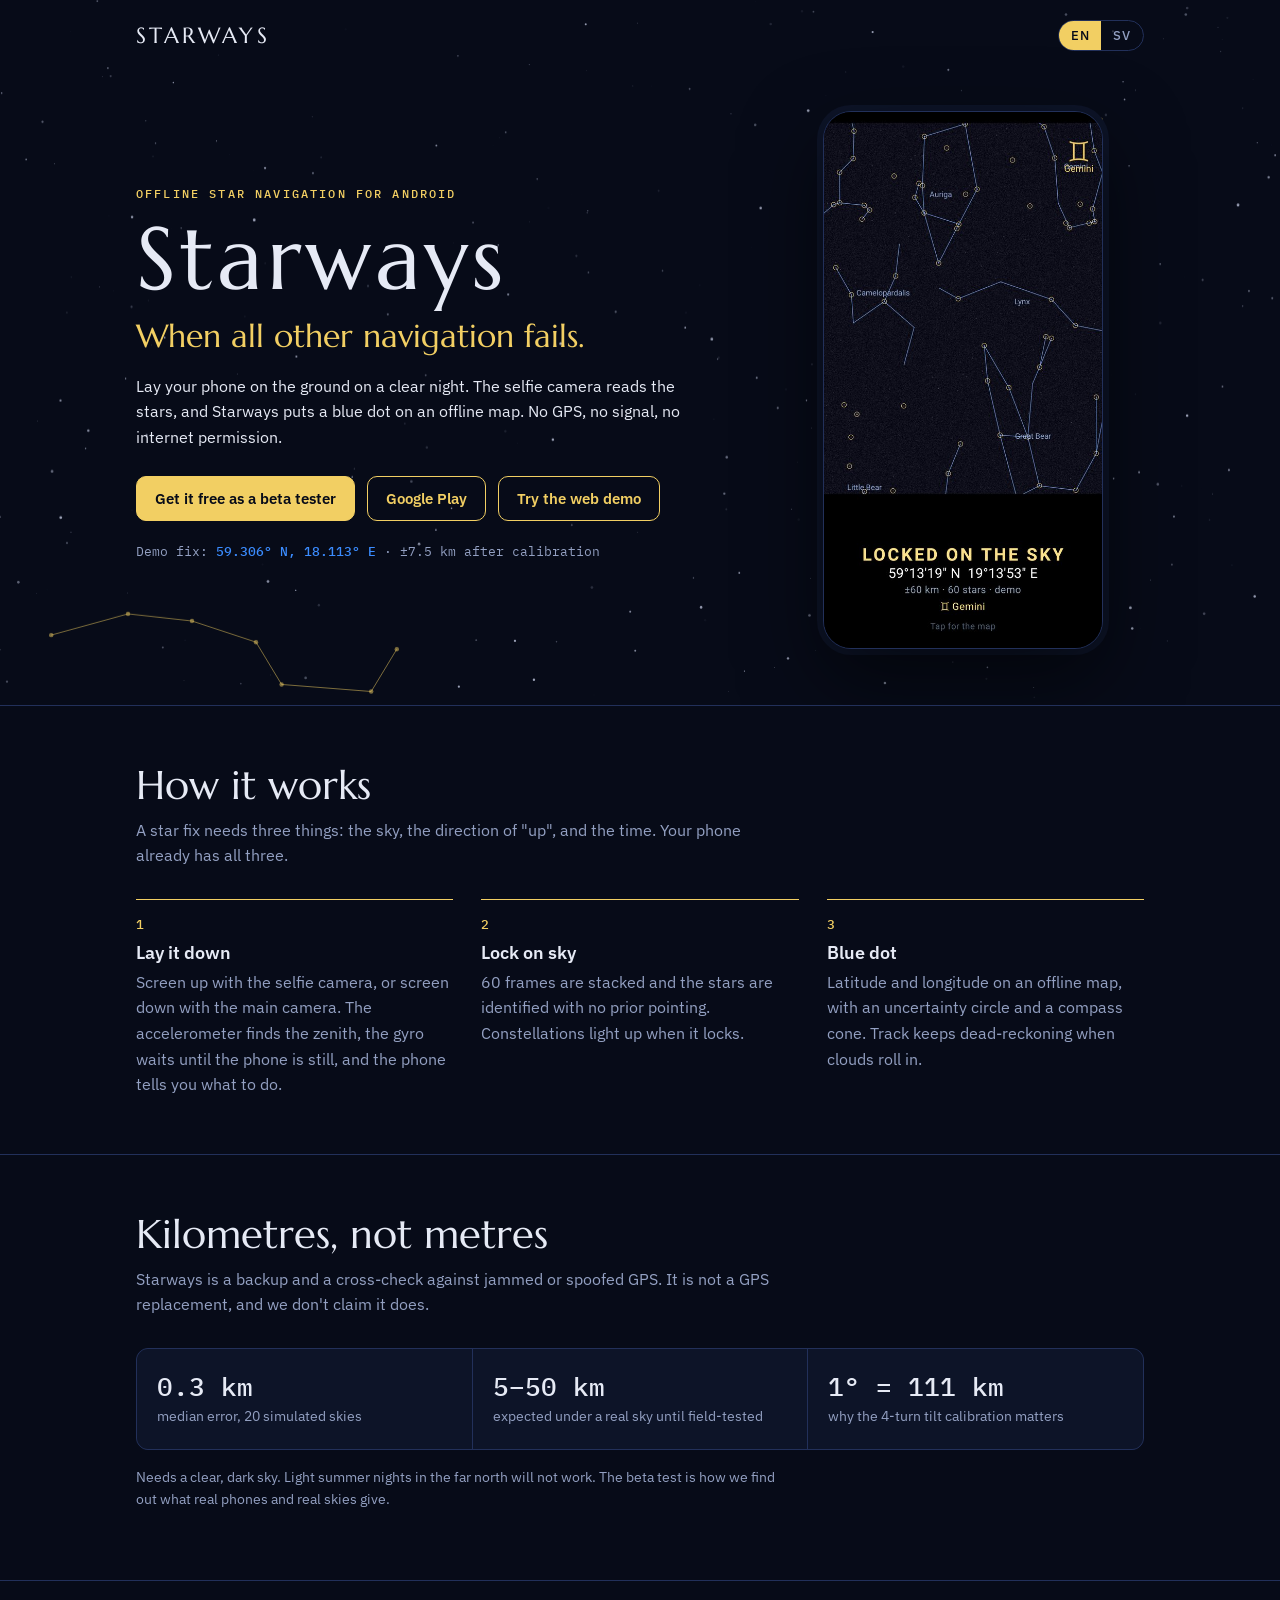
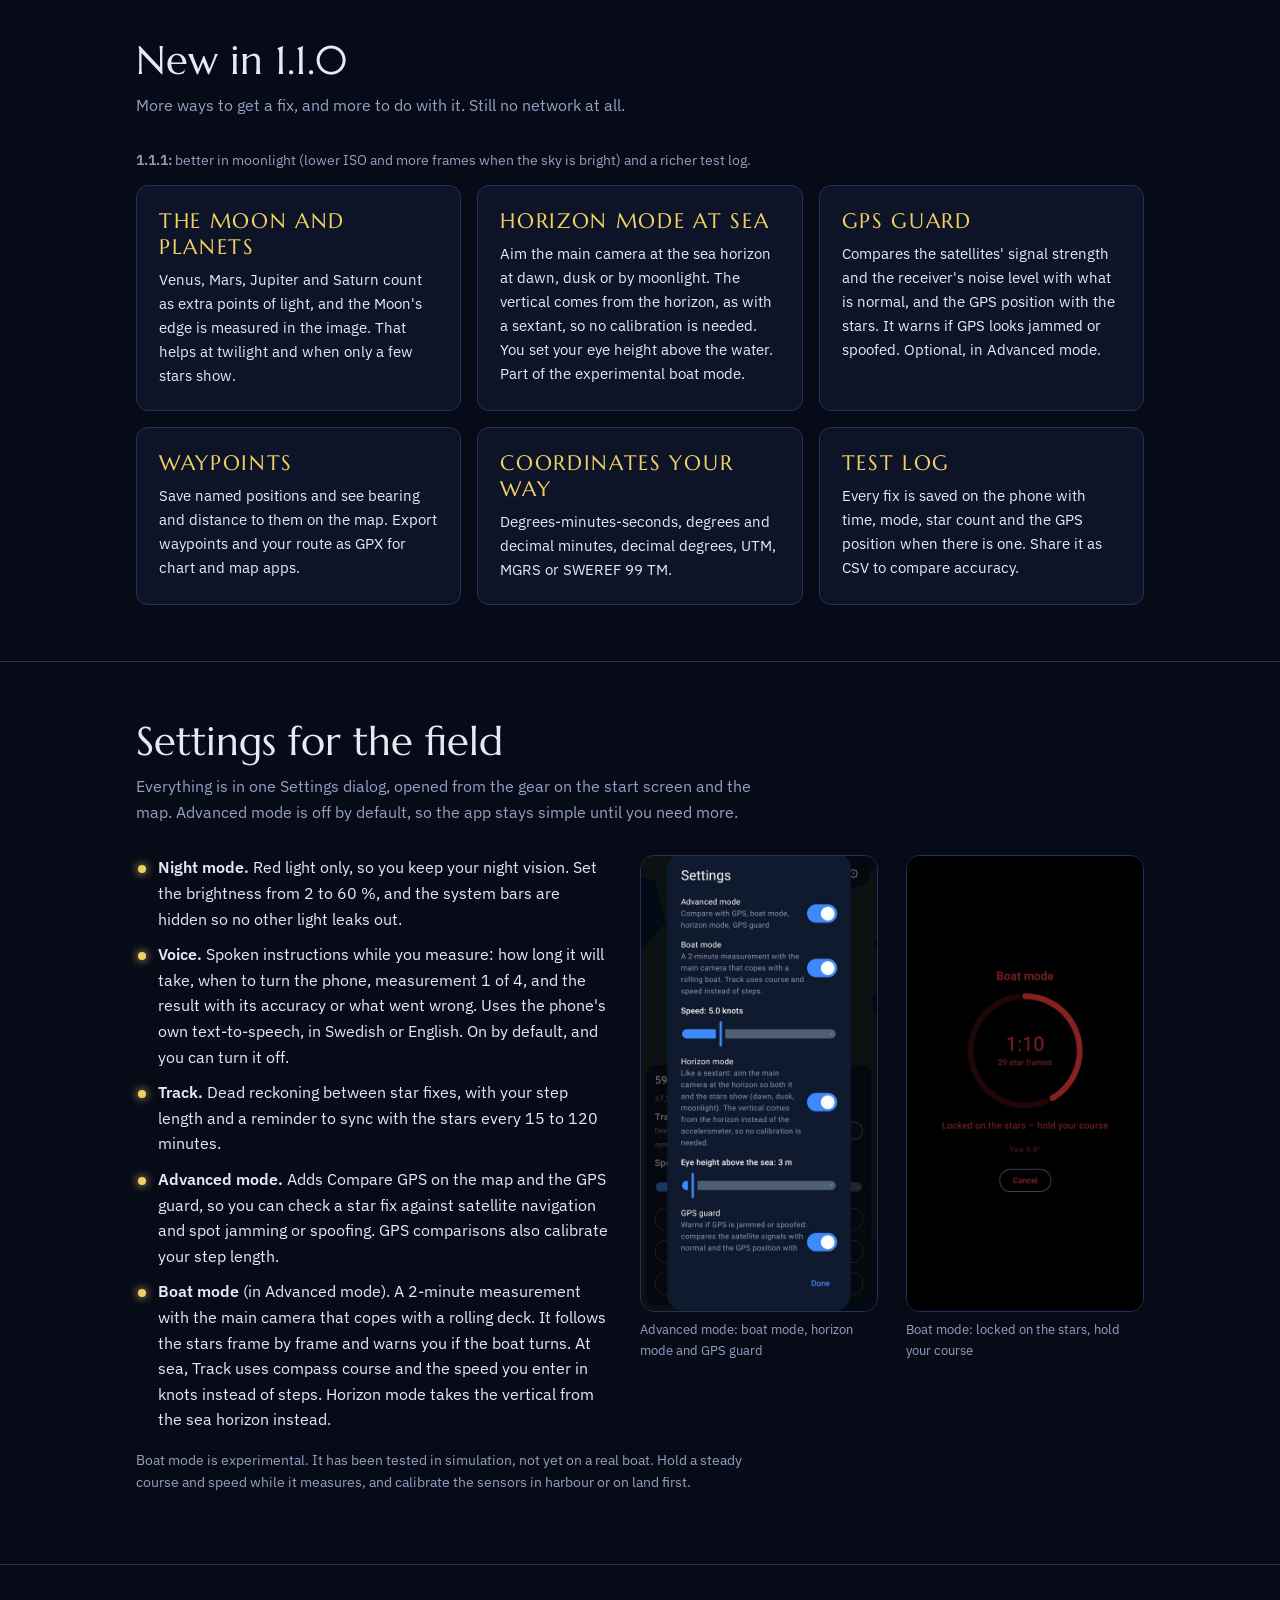
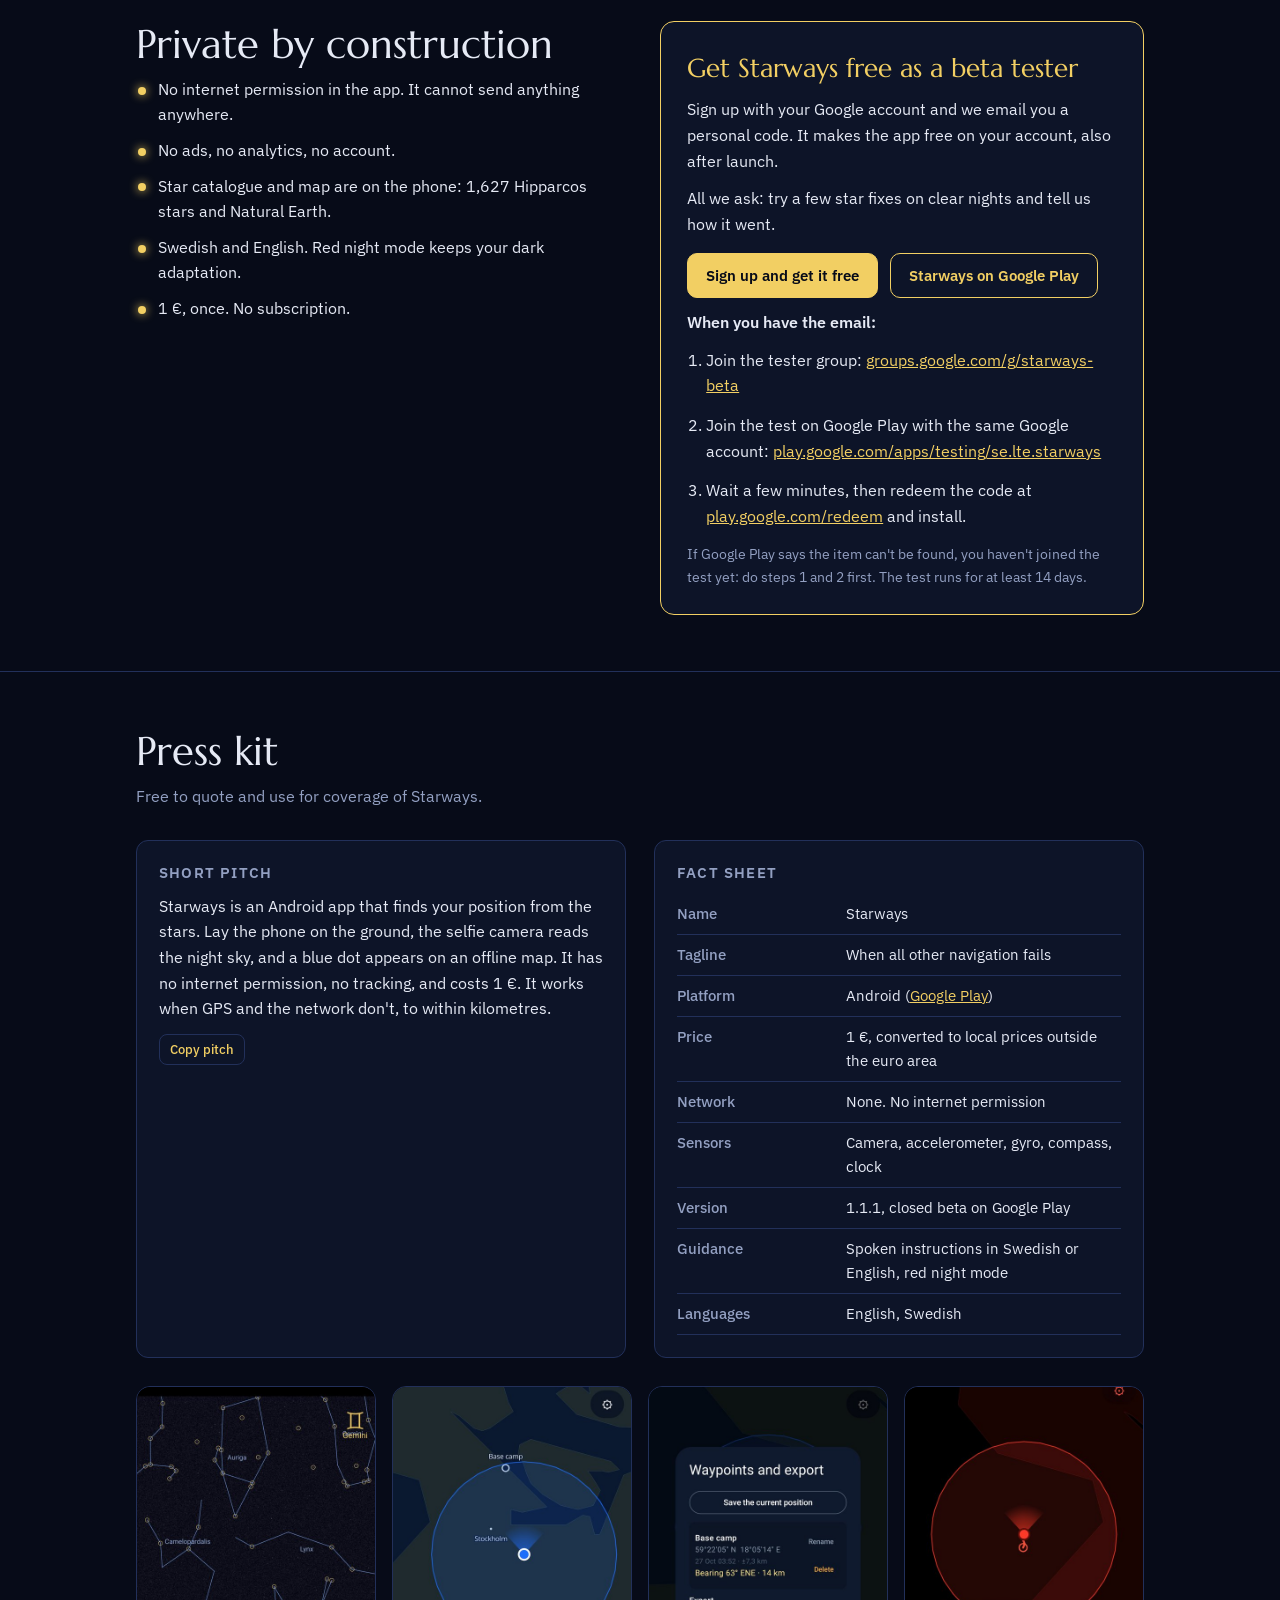
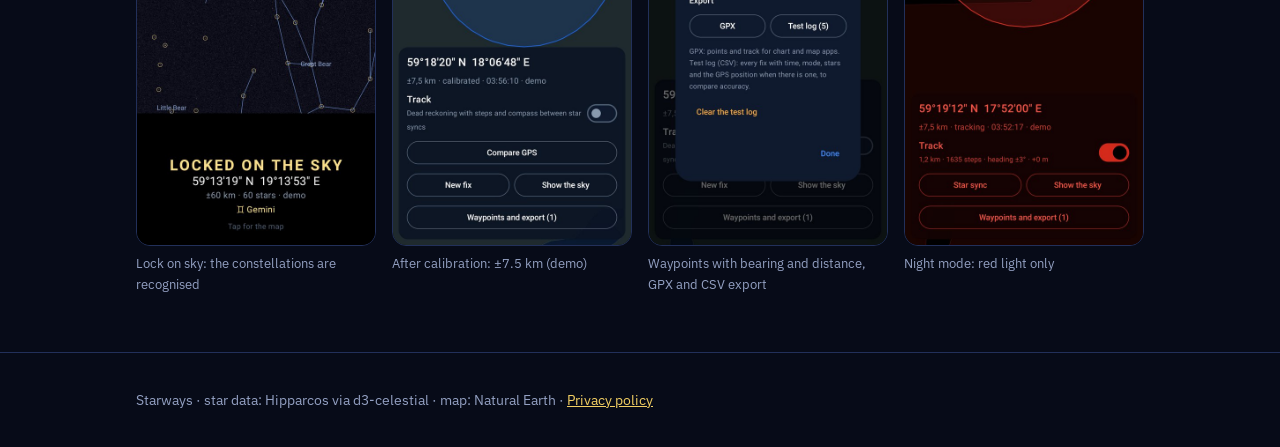
<file: index.html>
<!doctype html>
<html lang="en">
<head>
<meta charset="utf-8">
<meta name="viewport" content="width=device-width, initial-scale=1, viewport-fit=cover">
<title>Starways – when all other navigation fails</title>
<meta name="description" content="Starways is an offline Android app that finds your position from the stars. No GPS, no signal, no internet permission.">
<meta property="og:title" content="Starways">
<meta property="og:description" content="Offline star navigation for Android. When all other navigation fails.">
<meta property="og:image" content="img/app-lock-on-540.jpg">
<meta name="theme-color" content="#070b18">
<link rel="icon" href="icon.svg" type="image/svg+xml">
<link rel="stylesheet" href="fonts.css">
</head>
<body>

<style>
img{max-width:100%}
/* Layout: a night star chart. One dark world (the app is used at night), gold for stars, blue only for "you are here". */
:root{
  color-scheme: dark;
  --ink:#070b18;        /* page: night sky */
  --ink-2:#0d1428;      /* raised panels */
  --rule:#22305a;       /* chart grid lines */
  --fg:#e6eaf5;
  --muted:#93a0c2;
  --star:#f2cf63;       /* star gold, accent */
  --dot:#3b8cff;        /* the blue dot */
  --display:"Marcellus", "Cormorant Garamond", Georgia, serif;
  --body:"IBM Plex Sans", system-ui, -apple-system, "Segoe UI", Roboto, sans-serif;
  --mono:"IBM Plex Mono", ui-monospace, "SFMono-Regular", Menlo, Consolas, monospace;
}
*{box-sizing:border-box}
body{background:var(--ink);color:var(--fg);font:16px/1.6 var(--body);margin:0}
a{color:var(--star)}
a:focus-visible,button:focus-visible{outline:2px solid var(--star);outline-offset:3px;border-radius:4px}
.wrap{max-width:1040px;margin:0 auto;padding-left:max(16px,env(safe-area-inset-left,0px));padding-right:max(16px,env(safe-area-inset-right,0px))}
.page:not([data-lang="sv"]) [lang="sv"]{display:none}
.page[data-lang="sv"] [lang="en"]{display:none}

/* top bar */
.bar{position:relative;z-index:1;display:flex;justify-content:space-between;align-items:center;gap:12px;padding-block:18px}
.brand{font-family:var(--display);font-size:22px;letter-spacing:.14em;text-transform:uppercase;color:var(--fg);text-decoration:none}
.lang{display:flex;border:1px solid var(--rule);border-radius:999px;overflow:hidden}
.lang button{font:500 13px var(--body);letter-spacing:.06em;background:transparent;color:var(--muted);border:0;padding:6px 12px;cursor:pointer}
.lang button[aria-pressed="true"]{background:var(--star);color:var(--ink)}

/* hero */
.hero{position:relative;overflow:hidden;border-bottom:1px solid var(--rule)}
#sky{position:absolute;inset:0;width:100%;height:100%;display:block;pointer-events:none}
.hero-grid{position:relative;display:grid;grid-template-columns:minmax(0,1.25fr) minmax(0,.75fr);gap:40px;align-items:center;padding-block:40px 56px}
.eyebrow{font:500 12px var(--mono);letter-spacing:.18em;text-transform:uppercase;color:var(--star);margin:0 0 14px}
h1{font-family:var(--display);font-weight:400;font-size:clamp(44px,8vw,88px);line-height:1;letter-spacing:.04em;margin:0}
.tagline{font-family:var(--display);font-size:clamp(22px,3.2vw,32px);line-height:1.2;color:var(--star);margin:14px 0 18px;text-wrap:balance}
.lede{max-width:34em;color:var(--fg);margin:0 0 26px}
.ctas{display:flex;flex-wrap:wrap;gap:12px}
.btn{display:inline-flex;align-items:center;gap:8px;font:600 15px var(--body);padding:12px 18px;border-radius:10px;text-decoration:none;border:1px solid var(--star);cursor:pointer}
.btn.primary{background:var(--star);color:var(--ink)}
.btn.ghost{background:transparent;color:var(--star)}
.phone{justify-self:center;width:min(280px,100%);border-radius:28px;border:1px solid var(--rule);overflow:hidden;box-shadow:0 30px 80px rgba(0,0,0,.55),0 0 0 6px var(--ink-2)}
.phone img{display:block;width:100%;height:auto}
.coord{font:400 13px var(--mono);color:var(--muted);margin-top:22px;font-variant-numeric:tabular-nums}
.coord b{color:var(--dot);font-weight:500}

/* sections */
section{padding-block:56px;border-bottom:1px solid var(--rule)}
h2{font-family:var(--display);font-weight:400;font-size:clamp(28px,4vw,40px);line-height:1.15;margin:0 0 10px;text-wrap:balance}
.sec-lede{color:var(--muted);max-width:40em;margin:0 0 30px}

/* how it works: a real sequence, so it is numbered */
.steps{list-style:none;margin:0;padding:0;display:grid;grid-template-columns:repeat(3,minmax(0,1fr));gap:28px;counter-reset:s}
.steps li{counter-increment:s;border-top:1px solid var(--star);padding-top:16px;min-width:0}
.steps li::before{content:counter(s);font:500 13px var(--mono);color:var(--star);display:block;margin-bottom:8px}
.steps h3{font:600 18px var(--body);margin:0 0 6px}
.steps p{margin:0;color:var(--muted)}

/* honest numbers */
.facts{display:grid;grid-template-columns:repeat(3,minmax(0,1fr));gap:1px;background:var(--rule);border:1px solid var(--rule);border-radius:12px;overflow:hidden}
.fact{background:var(--ink-2);padding:20px;min-width:0}
.fact .num{font:500 26px var(--mono);color:var(--fg);font-variant-numeric:tabular-nums;display:block}
.fact .lbl{color:var(--muted);font-size:14px}
.note{color:var(--muted);font-size:14px;margin-top:16px;max-width:46em}

/* two-column blocks */
.split{display:grid;grid-template-columns:minmax(0,1fr) minmax(0,1fr);gap:40px;align-items:start}
.checks{list-style:none;padding:0;margin:0;display:grid;gap:10px}
.checks li{padding-left:22px;position:relative}
.checks li::before{content:"";position:absolute;left:2px;top:.62em;width:8px;height:8px;border-radius:50%;background:var(--star);box-shadow:0 0 10px var(--star)}

.beta{background:var(--ink-2);border:1px solid var(--star);border-radius:14px;padding:26px}
.beta h3{font-family:var(--display);font-weight:400;font-size:26px;margin:0 0 8px;color:var(--star)}
.beta p{margin:0 0 12px}
.beta .ctas{margin:16px 0 12px}
.beta .small{font-size:14px;color:var(--muted);margin:0}
.placeholder{font-family:var(--mono);font-size:14px;color:var(--muted);border:1px dashed var(--rule);border-radius:8px;padding:8px 10px;display:inline-block}

/* press kit */
.kit{display:grid;grid-template-columns:minmax(0,1fr) minmax(0,1fr);gap:28px}
.card{background:var(--ink-2);border:1px solid var(--rule);border-radius:12px;padding:22px;min-width:0}
.card h3{font:600 15px var(--body);letter-spacing:.08em;text-transform:uppercase;color:var(--muted);margin:0 0 12px}
.card p{margin:0 0 12px}
.copy{font:500 13px var(--body);background:transparent;color:var(--star);border:1px solid var(--rule);border-radius:8px;padding:6px 10px;cursor:pointer}
table{width:100%;border-collapse:collapse;font-size:15px}
th,td{text-align:left;padding:8px 0;border-bottom:1px solid var(--rule);vertical-align:top}
th{color:var(--muted);font-weight:500;width:38%;padding-right:12px}
.shots{display:grid;grid-template-columns:repeat(4,minmax(0,1fr));gap:16px;margin-top:28px}
.shots figure{margin:0;min-width:0}
.shots img{display:block;width:100%;height:auto;border-radius:14px;border:1px solid var(--rule)}
.shots figcaption{font-size:13px;color:var(--muted);margin-top:8px}
.feat-grid{display:grid;grid-template-columns:repeat(3,minmax(0,1fr));gap:16px}
.feat-grid h3{font-family:var(--display);font-weight:400;font-size:21px;color:var(--star);margin:0 0 8px}
.feat-grid p{margin:0;font-size:15px}
@media (max-width:900px){.feat-grid{grid-template-columns:repeat(2,minmax(0,1fr))}}
@media (max-width:600px){.feat-grid{grid-template-columns:minmax(0,1fr)}}
.settings-grid{display:grid;grid-template-columns:minmax(0,1.2fr) minmax(0,.6fr) minmax(0,.6fr);gap:28px;align-items:start}
.settings-grid figure{margin:0;min-width:0}
.settings-grid img{display:block;width:100%;height:auto;border-radius:14px;border:1px solid var(--rule)}
.settings-grid figcaption{font-size:13px;color:var(--muted);margin-top:8px}
footer{padding-block:36px;color:var(--muted);font-size:14px}

@media (max-width:820px){
  .hero-grid,.split,.kit{grid-template-columns:minmax(0,1fr)}
  .steps,.facts{grid-template-columns:minmax(0,1fr)}
  .shots{grid-template-columns:repeat(2,minmax(0,1fr))}
  .settings-grid{grid-template-columns:repeat(2,minmax(0,1fr))}
  .settings-grid .checks{grid-column:1 / -1}
  .phone{width:min(240px,80%)}
}
@media (prefers-reduced-motion:reduce){*{animation:none!important;transition:none!important}}
.join{padding-left:1.2em;margin:0}
.join li{margin:0 0 14px}
.join .btn{margin-top:10px}
</style>

<div class="page" id="page">
<header class="hero">
  <canvas id="sky" aria-hidden="true"></canvas>
  <div class="wrap">
    <div class="bar">
      <a class="brand" href="#top" id="top">Starways</a>
      <div class="lang" role="group" aria-label="Language">
        <button type="button" id="btn-en" aria-pressed="true">EN</button>
        <button type="button" id="btn-sv" aria-pressed="false">SV</button>
      </div>
    </div>
    <div class="hero-grid">
      <div>
        <p class="eyebrow"><span lang="en">Offline star navigation for Android</span><span lang="sv">Offline stjärnnavigering för Android</span></p>
        <h1>Starways</h1>
        <p class="tagline"><span lang="en">When all other navigation fails.</span><span lang="sv">När all annan navigering sviker.</span></p>
        <p class="lede">
          <span lang="en">Lay your phone on the ground on a clear night. The selfie camera reads the stars, and Starways puts a blue dot on an offline map. No GPS, no signal, no internet permission.</span>
          <span lang="sv">Lägg telefonen på marken en klar natt. Selfiekameran läser stjärnorna och Starways sätter en blå prick på en offlinekarta. Ingen GPS, ingen täckning, ingen internetbehörighet.</span>
        </p>
        <div class="ctas">
          <a class="btn primary" href="#beta"><span lang="en">Get it free as a beta tester</span><span lang="sv">Få den gratis som betatestare</span></a>
          <a class="btn ghost" href="https://play.google.com/store/apps/details?id=se.lte.starways" target="_blank" rel="noopener">Google Play</a>
          <a class="btn ghost" href="https://claude.ai/artifact/BktgjLXFUgqfmtFtrirfJZ" target="_blank" rel="noopener"><span lang="en">Try the web demo</span><span lang="sv">Prova webbdemon</span></a>
        </div>
        <p class="coord"><span lang="en">Demo fix:</span><span lang="sv">Demofix:</span> <b>59.306° N, 18.113° E</b> · ±7.5 km <span lang="en">after calibration</span><span lang="sv">efter kalibrering</span></p>
      </div>
      <div class="phone"><img src="img/app-lock-on-540.jpg" width="540" height="1040" alt="Starways locked on the sky: constellations identified, 60 stars, Gemini in view, position shown with ±60 km before calibration."></div>
    </div>
  </div>
</header>

<main>
<section>
  <div class="wrap">
    <h2><span lang="en">How it works</span><span lang="sv">Så fungerar det</span></h2>
    <p class="sec-lede"><span lang="en">A star fix needs three things: the sky, the direction of "up", and the time. Your phone already has all three.</span><span lang="sv">En stjärnfix behöver tre saker: himlen, riktningen uppåt och klockan. Telefonen har redan alla tre.</span></p>
    <ol class="steps">
      <li>
        <h3><span lang="en">Lay it down</span><span lang="sv">Lägg ner den</span></h3>
        <p><span lang="en">Screen up with the selfie camera, or screen down with the main camera. The accelerometer finds the zenith, the gyro waits until the phone is still, and the phone tells you what to do.</span><span lang="sv">Skärmen uppåt med selfiekameran, eller nedåt med huvudkameran. Accelerometern hittar zenit, gyrot väntar tills telefonen ligger still och telefonen säger vad du ska göra.</span></p>
      </li>
      <li>
        <h3>Lock on sky</h3>
        <p><span lang="en">60 frames are stacked and the stars are identified with no prior pointing. Constellations light up when it locks.</span><span lang="sv">60 bilder staplas och stjärnorna känns igen utan att appen vet åt vilket håll den pekar. Stjärnbilderna lyser upp när den låser.</span></p>
      </li>
      <li>
        <h3><span lang="en">Blue dot</span><span lang="sv">Blå prick</span></h3>
        <p><span lang="en">Latitude and longitude on an offline map, with an uncertainty circle and a compass cone. Track keeps dead-reckoning when clouds roll in.</span><span lang="sv">Latitud och longitud på en offlinekarta, med osäkerhetscirkel och kompasskon. Track räknar vidare när molnen kommer.</span></p>
      </li>
    </ol>
  </div>
</section>

<section>
  <div class="wrap">
    <h2><span lang="en">Kilometres, not metres</span><span lang="sv">Kilometer, inte meter</span></h2>
    <p class="sec-lede"><span lang="en">Starways is a backup and a cross-check against jammed or spoofed GPS. It is not a GPS replacement, and we don't claim it does.</span><span lang="sv">Starways är en reserv och en kontroll mot störd eller förfalskad GPS. Den ersätter inte GPS, och det påstår vi inte heller.</span></p>
    <div class="facts">
      <div class="fact"><span class="num">0.3 km</span><span class="lbl"><span lang="en">median error, 20 simulated skies</span><span lang="sv">medianfel, 20 simulerade himlar</span></span></div>
      <div class="fact"><span class="num">5–50 km</span><span class="lbl"><span lang="en">expected under a real sky until field-tested</span><span lang="sv">väntat under riktig himmel tills det är fälttestat</span></span></div>
      <div class="fact"><span class="num">1° = 111 km</span><span class="lbl"><span lang="en">why the 4-turn tilt calibration matters</span><span lang="sv">därför spelar kalibreringen med fyra vridningar roll</span></span></div>
    </div>
    <p class="note"><span lang="en">Needs a clear, dark sky. Light summer nights in the far north will not work. The beta test is how we find out what real phones and real skies give.</span><span lang="sv">Kräver klar och mörk himmel. Ljusa sommarnätter långt norrut fungerar inte. Betatestet är hur vi tar reda på vad riktiga telefoner och riktiga himlar ger.</span></p>
  </div>
</section>

<section id="new">
  <div class="wrap">
    <h2><span lang="en">New in 1.1.0</span><span lang="sv">Nytt i 1.1.0</span></h2>
    <p class="sec-lede"><span lang="en">More ways to get a fix, and more to do with it. Still no network at all.</span><span lang="sv">Fler sätt att få en fix, och mer att göra med den. Fortfarande helt utan nät.</span></p>
    <p class="note"><span lang="en"><b>1.1.1:</b> better in moonlight (lower ISO and more frames when the sky is bright) and a richer test log.</span><span lang="sv"><b>1.1.1:</b> bättre i månsken (lägre ISO och fler bilder när himlen är ljus) och en rikare testlogg.</span></p>
    <div class="feat-grid">
      <div class="card"><h3><span lang="en">The Moon and planets</span><span lang="sv">Månen och planeterna</span></h3><p><span lang="en">Venus, Mars, Jupiter and Saturn count as extra points of light, and the Moon's edge is measured in the image. That helps at twilight and when only a few stars show.</span><span lang="sv">Venus, Mars, Jupiter och Saturnus räknas som extra ljuspunkter, och månens kant mäts i bilden. Det hjälper i skymningen och när bara några få stjärnor syns.</span></p></div>
      <div class="card"><h3><span lang="en">Horizon mode at sea</span><span lang="sv">Horisontläge till sjöss</span></h3><p><span lang="en">Aim the main camera at the sea horizon at dawn, dusk or by moonlight. The vertical comes from the horizon, as with a sextant, so no calibration is needed. You set your eye height above the water. Part of the experimental boat mode.</span><span lang="sv">Rikta huvudkameran mot havshorisonten i gryningen, skymningen eller i månsken. Lodlinjen tas från horisonten, som med en sextant, så ingen kalibrering behövs. Du anger ögonhöjden över vattnet. Ingår i det experimentella båtläget.</span></p></div>
      <div class="card"><h3><span lang="en">GPS guard</span><span lang="sv">GPS-vakt</span></h3><p><span lang="en">Compares the satellites' signal strength and the receiver's noise level with what is normal, and the GPS position with the stars. It warns if GPS looks jammed or spoofed. Optional, in Advanced mode.</span><span lang="sv">Jämför satelliternas signalstyrka och mottagarens störnivå med det normala, och GPS-positionen med stjärnorna. Den varnar om GPS verkar störd eller förfalskad. Valfri, i Avancerat läge.</span></p></div>
      <div class="card"><h3><span lang="en">Waypoints</span><span lang="sv">Punkter</span></h3><p><span lang="en">Save named positions and see bearing and distance to them on the map. Export waypoints and your route as GPX for chart and map apps.</span><span lang="sv">Spara namngivna positioner och se bäring och avstånd till dem på kartan. Exportera punkter och färdväg som GPX till sjökorts- och kartappar.</span></p></div>
      <div class="card"><h3><span lang="en">Coordinates your way</span><span lang="sv">Koordinater som du vill</span></h3><p><span lang="en">Degrees-minutes-seconds, degrees and decimal minutes, decimal degrees, UTM, MGRS or SWEREF 99 TM.</span><span lang="sv">Grader-minuter-sekunder, grader och decimalminuter, decimalgrader, UTM, MGRS eller SWEREF 99 TM.</span></p></div>
      <div class="card"><h3><span lang="en">Test log</span><span lang="sv">Testlogg</span></h3><p><span lang="en">Every fix is saved on the phone with time, mode, star count and the GPS position when there is one. Share it as CSV to compare accuracy.</span><span lang="sv">Varje fix sparas i telefonen med tid, läge, antal stjärnor och GPS-position när den finns. Dela den som CSV för att jämföra precisionen.</span></p></div>
    </div>
  </div>
</section>

<section id="settings">
  <div class="wrap">
    <h2><span lang="en">Settings for the field</span><span lang="sv">Inställningar för fältet</span></h2>
    <p class="sec-lede"><span lang="en">Everything is in one Settings dialog, opened from the gear on the start screen and the map. Advanced mode is off by default, so the app stays simple until you need more.</span><span lang="sv">Allt finns i en inställningsdialog som öppnas från kugghjulet på startskärmen och kartan. Avancerat läge är avstängt från början, så appen är enkel tills du behöver mer.</span></p>
    <div class="settings-grid">
      <ul class="checks">
        <li><span lang="en"><b>Night mode.</b> Red light only, so you keep your night vision. Set the brightness from 2 to 60 %, and the system bars are hidden so no other light leaks out.</span><span lang="sv"><b>Nattläge.</b> Bara rött ljus, så att du behåller mörkerseendet. Ljusstyrkan ställs från 2 till 60 %, och systemfälten döljs så att inget annat ljus läcker ut.</span></li>
        <li><span lang="en"><b>Voice.</b> Spoken instructions while you measure: how long it will take, when to turn the phone, measurement 1 of 4, and the result with its accuracy or what went wrong. Uses the phone's own text-to-speech, in Swedish or English. On by default, and you can turn it off.</span><span lang="sv"><b>Röst.</b> Talade instruktioner medan du mäter: hur lång tid det tar, när du ska vrida telefonen, mätning 1 av 4 och resultatet med precision eller vad som gick fel. Använder telefonens egen talsyntes, på svenska eller engelska. På från början, och du kan stänga av den.</span></li>
        <li><span lang="en"><b>Track.</b> Dead reckoning between star fixes, with your step length and a reminder to sync with the stars every 15 to 120 minutes.</span><span lang="sv"><b>Spåra.</b> Död räkning mellan stjärnfixarna, med din steglängd och en påminnelse om stjärnsynk var 15:e till 120:e minut.</span></li>
        <li><span lang="en"><b>Advanced mode.</b> Adds Compare GPS on the map and the GPS guard, so you can check a star fix against satellite navigation and spot jamming or spoofing. GPS comparisons also calibrate your step length.</span><span lang="sv"><b>Avancerat läge.</b> Lägger till Jämför GPS på kartan och GPS-vakten, så att du kan kontrollera stjärnfixen mot satellitnavigeringen och upptäcka störning eller förfalskning. Jämförelserna kalibrerar också din steglängd.</span></li>
        <li><span lang="en"><b>Boat mode</b> (in Advanced mode). A 2-minute measurement with the main camera that copes with a rolling deck. It follows the stars frame by frame and warns you if the boat turns. At sea, Track uses compass course and the speed you enter in knots instead of steps. Horizon mode takes the vertical from the sea horizon instead.</span><span lang="sv"><b>Båtläge</b> (i Avancerat läge). En mätning på 2 minuter med huvudkameran som klarar sjögång. Den följer stjärnorna bild för bild och varnar om båten girar. Till sjöss använder Spåra kompasskursen och farten du anger i knop i stället för steg. Horisontläget tar lodlinjen från havshorisonten i stället.</span></li>
      </ul>
      <figure><img src="img/settings-en-540.jpg" width="540" height="1040" alt="Starways settings in Advanced mode: boat mode with speed, horizon mode with eye height above the sea, and GPS guard switched on" loading="lazy"><figcaption><span lang="en">Advanced mode: boat mode, horizon mode and GPS guard</span><span lang="sv">Avancerat läge: båtläge, horisontläge och GPS-vakt</span></figcaption></figure>
      <figure><img src="img/boat-mode-en-540.jpg" width="540" height="1040" alt="Boat mode measurement in night mode: 1:10 left, star frames counting, locked on the stars, hold your course" loading="lazy"><figcaption><span lang="en">Boat mode: locked on the stars, hold your course</span><span lang="sv">Båtläge: låst på stjärnorna, håll kursen</span></figcaption></figure>
    </div>
    <p class="note"><span lang="en">Boat mode is experimental. It has been tested in simulation, not yet on a real boat. Hold a steady course and speed while it measures, and calibrate the sensors in harbour or on land first.</span><span lang="sv">Båtläget är experimentellt. Det är testat i simulering men ännu inte på en riktig båt. Håll stadig kurs och fart medan det mäter, och kalibrera sensorerna i hamn eller på land först.</span></p>
  </div>
</section>

<section id="beta">
  <div class="wrap split">
    <div>
      <h2><span lang="en">Private by construction</span><span lang="sv">Privat från grunden</span></h2>
      <ul class="checks">
        <li><span lang="en">No internet permission in the app. It cannot send anything anywhere.</span><span lang="sv">Ingen internetbehörighet i appen. Den kan inte skicka något någonstans.</span></li>
        <li><span lang="en">No ads, no analytics, no account.</span><span lang="sv">Ingen reklam, ingen analys, inget konto.</span></li>
        <li><span lang="en">Star catalogue and map are on the phone: 1,627 Hipparcos stars and Natural Earth.</span><span lang="sv">Stjärnkatalog och karta finns i telefonen: 1 627 Hipparcos-stjärnor och Natural Earth.</span></li>
        <li><span lang="en">Swedish and English. Red night mode keeps your dark adaptation.</span><span lang="sv">Svenska och engelska. Rött nattläge bevarar mörkerseendet.</span></li>
        <li><span lang="en">1 €, once. No subscription.</span><span lang="sv">1 €, en gång. Ingen prenumeration.</span></li>
      </ul>
    </div>
    <div class="beta">
      <h3><span lang="en">Get Starways free as a beta tester</span><span lang="sv">Få Starways gratis som betatestare</span></h3>
      <p><span lang="en">Sign up with your Google account and we email you a personal code. It makes the app free on your account, also after launch.</span><span lang="sv">Anmäl dig med ditt Google-konto, så mejlar vi dig en personlig kod. Den gör appen gratis på ditt konto, även efter lanseringen.</span></p>
      <p><span lang="en">All we ask: try a few star fixes on clear nights and tell us how it went.</span><span lang="sv">Det enda vi ber om: gör några stjärnfixar klara nätter och berätta hur det gick.</span></p>
      <div class="ctas">
        <a class="btn primary" href="https://forms.gle/z1iDgfZNGKA5ov7t7" target="_blank" rel="noopener"><span lang="en">Sign up and get it free</span><span lang="sv">Anmäl dig och få den gratis</span></a>
        <a class="btn ghost" href="https://play.google.com/store/apps/details?id=se.lte.starways" target="_blank" rel="noopener"><span lang="en">Starways on Google Play</span><span lang="sv">Starways på Google Play</span></a>
      </div>
      <p><span lang="en"><b>When you have the email:</b></span><span lang="sv"><b>När du har fått mejlet:</b></span></p>
      <ol class="join">
        <li><span lang="en">Join the tester group:</span><span lang="sv">Gå med i testargruppen:</span> <a href="https://groups.google.com/g/starways-beta" target="_blank" rel="noopener">groups.google.com/g/starways-beta</a></li>
        <li><span lang="en">Join the test on Google Play with the same Google account:</span><span lang="sv">Gå med i testet på Google Play med samma Google-konto:</span> <a href="https://play.google.com/apps/testing/se.lte.starways" target="_blank" rel="noopener">play.google.com/apps/testing/se.lte.starways</a></li>
        <li><span lang="en">Wait a few minutes, then redeem the code at</span><span lang="sv">Vänta några minuter, lös sedan in koden på</span> <a href="https://play.google.com/redeem" target="_blank" rel="noopener">play.google.com/redeem</a> <span lang="en">and install.</span><span lang="sv">och installera.</span></li>
      </ol>
      <p class="small"><span lang="en">If Google Play says the item can't be found, you haven't joined the test yet: do steps 1 and 2 first. The test runs for at least 14 days.</span><span lang="sv">Om Google Play säger att objektet inte hittas har du inte gått med i testet än: gör steg 1 och 2 först. Testet pågår i minst 14 dagar.</span></p>
    </div>
  </div>
</section>

<section id="press">
  <div class="wrap">
    <h2>Press kit</h2>
    <p class="sec-lede">Free to quote and use for coverage of Starways.</p>
    <div class="kit">
      <div class="card">
        <h3>Short pitch</h3>
        <p id="pitch-en">Starways is an Android app that finds your position from the stars. Lay the phone on the ground, the selfie camera reads the night sky, and a blue dot appears on an offline map. It has no internet permission, no tracking, and costs 1 €. It works when GPS and the network don't, to within kilometres.</p>
        <button type="button" class="copy" id="copy-pitch">Copy pitch</button>
      </div>
      <div class="card">
        <h3>Fact sheet</h3>
        <table>
          <tr><th>Name</th><td>Starways</td></tr>
          <tr><th>Tagline</th><td>When all other navigation fails</td></tr>
          <tr><th>Platform</th><td>Android (<a href="https://play.google.com/store/apps/details?id=se.lte.starways">Google Play</a>)</td></tr>
          <tr><th>Price</th><td>1 €, converted to local prices outside the euro area</td></tr>
          <tr><th>Network</th><td>None. No internet permission</td></tr>
          <tr><th>Sensors</th><td>Camera, accelerometer, gyro, compass, clock</td></tr>
          <tr><th>Version</th><td>1.1.1, closed beta on Google Play</td></tr>
          <tr><th>Guidance</th><td>Spoken instructions in Swedish or English, red night mode</td></tr>
          <tr><th>Languages</th><td>English, Swedish</td></tr>
        </table>
      </div>
    </div>
    <div class="shots">
      <figure><img src="img/app-lock-on-540.jpg" width="540" height="1040" alt="Lock on sky: constellation lines drawn, Gemini in view" loading="lazy"><figcaption>Lock on sky: the constellations are recognised</figcaption></figure>
      <figure><img src="img/app-map-540.jpg" width="540" height="1040" alt="Offline map with blue dot near Stockholm, ±7.5 km after calibration, and a saved waypoint" loading="lazy"><figcaption>After calibration: ±7.5 km (demo)</figcaption></figure>
      <figure><img src="img/app-waypoints-540.jpg" width="540" height="1040" alt="Waypoints and export: bearing and distance to a saved waypoint, GPX and CSV export" loading="lazy"><figcaption>Waypoints with bearing and distance, GPX and CSV export</figcaption></figure>
      <figure><img src="img/app-night-540.jpg" width="540" height="1040" alt="Night mode: the map and Track in red only" loading="lazy"><figcaption>Night mode: red light only</figcaption></figure>
    </div>
  </div>
</section>
</main>

<footer>
  <div class="wrap"><span lang="en">Starways · star data: Hipparcos via d3-celestial · map: Natural Earth · <a href="privacy.html">Privacy policy</a></span><span lang="sv">Starways · stjärndata: Hipparcos via d3-celestial · karta: Natural Earth · <a href="privacy.html" hreflang="en">Integritetspolicy (på engelska)</a></span></div>
</footer>
</div>

<script>
(function(){
  var page=document.getElementById('page');
  function setLang(l){
    page.setAttribute('data-lang',l);
    document.getElementById('btn-en').setAttribute('aria-pressed',l==='en');
    document.getElementById('btn-sv').setAttribute('aria-pressed',l==='sv');
    try{localStorage.setItem('starways-lang',l)}catch(e){}
  }
  var saved=null;try{saved=localStorage.getItem('starways-lang')}catch(e){}
  setLang(saved==='sv'?'sv':'en');
  document.getElementById('btn-en').onclick=function(){setLang('en')};
  document.getElementById('btn-sv').onclick=function(){setLang('sv')};

  document.getElementById('copy-pitch').onclick=function(){
    var el=document.getElementById('pitch-en'), btn=this, txt=el.textContent.trim();
    function done(){var o=btn.innerHTML;btn.textContent='Copied';setTimeout(function(){btn.innerHTML=o},1600)}
    function fallback(){var r=document.createRange();r.selectNodeContents(el);var s=getSelection();s.removeAllRanges();s.addRange(r)}
    try{navigator.clipboard.writeText(txt).then(done,fallback)}catch(e){fallback()}
  };

  // Starfield with two constellations (Cassiopeia and the Plough), drawn once; gentle twinkle unless reduced motion.
  var c=document.getElementById('sky'),x=c.getContext('2d'),stars=[],W=0,H=0;
  var reduce=window.matchMedia&&matchMedia('(prefers-reduced-motion: reduce)').matches;
  var seed=7;function rnd(){seed=(seed*16807)%2147483647;return seed/2147483647}
  var cas=[[.70,.16],[.74,.24],[.78,.18],[.82,.26],[.86,.17]];
  var plough=[[.04,.90],[.10,.87],[.15,.88],[.20,.91],[.22,.97],[.29,.98],[.31,.92]];
  function size(){var r=c.getBoundingClientRect(),d=Math.min(devicePixelRatio||1,2);W=r.width;H=r.height;c.width=W*d;c.height=H*d;x.setTransform(d,0,0,d,0,0);
    stars=[];seed=7;var n=Math.round(W*H/2600);for(var i=0;i<n;i++)stars.push([rnd()*W,rnd()*H,rnd()*1.2+.2,rnd()*6.28]);draw(0)}
  function line(pts){x.beginPath();pts.forEach(function(p,i){var px=p[0]*W,py=p[1]*H;i?x.lineTo(px,py):x.moveTo(px,py)});x.stroke();
    pts.forEach(function(p){x.beginPath();x.arc(p[0]*W,p[1]*H,2.2,0,6.28);x.fill()})}
  function draw(t){x.clearRect(0,0,W,H);
    for(var i=0;i<stars.length;i++){var s=stars[i],a=.35+.35*Math.sin(s[3]+t/1400);x.globalAlpha=reduce?.55:a;x.fillStyle='#dfe6ff';x.beginPath();x.arc(s[0],s[1],s[2],0,6.28);x.fill()}
    x.globalAlpha=.5;x.strokeStyle='#f2cf63';x.fillStyle='#f2cf63';x.lineWidth=1;line(cas);line(plough);x.globalAlpha=1}
  function loop(t){draw(t);requestAnimationFrame(loop)}
  size();addEventListener('resize',size);if(!reduce)requestAnimationFrame(loop);
})();
</script>

</body>
</html>
</file>
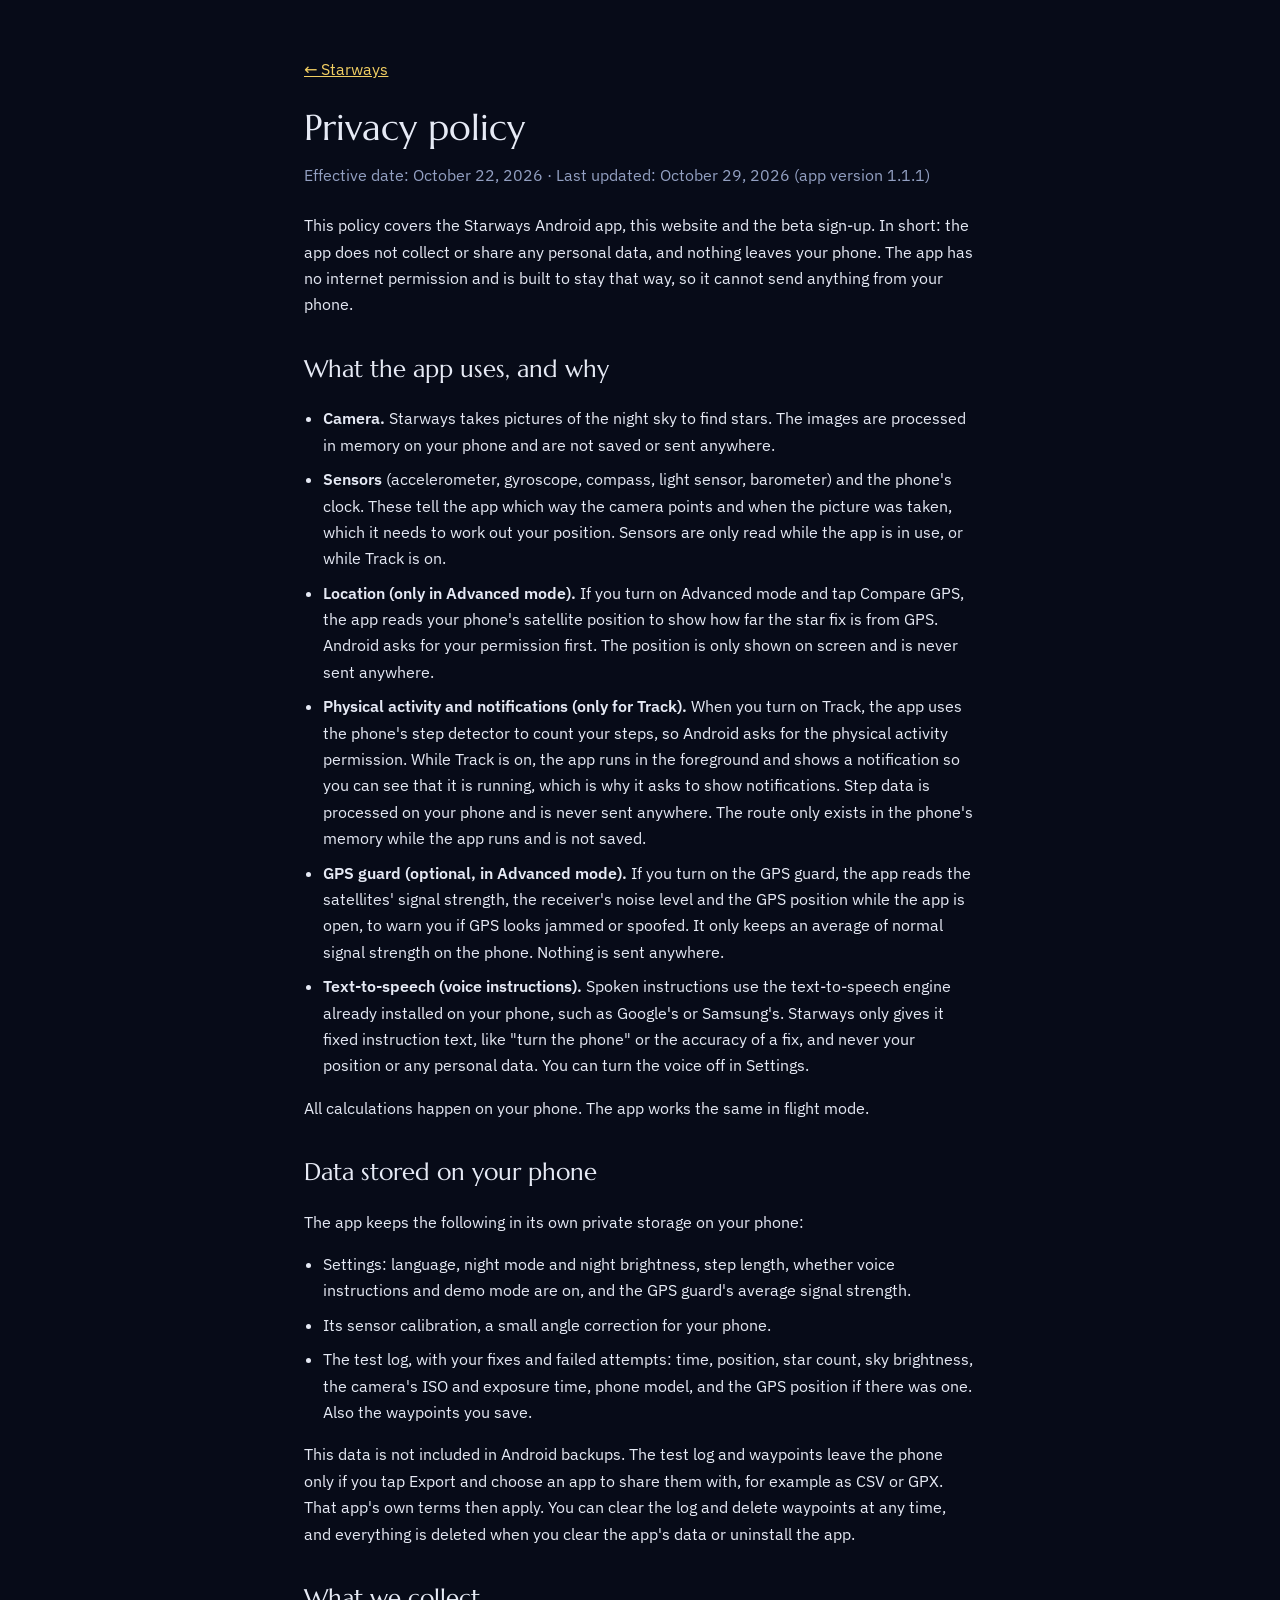
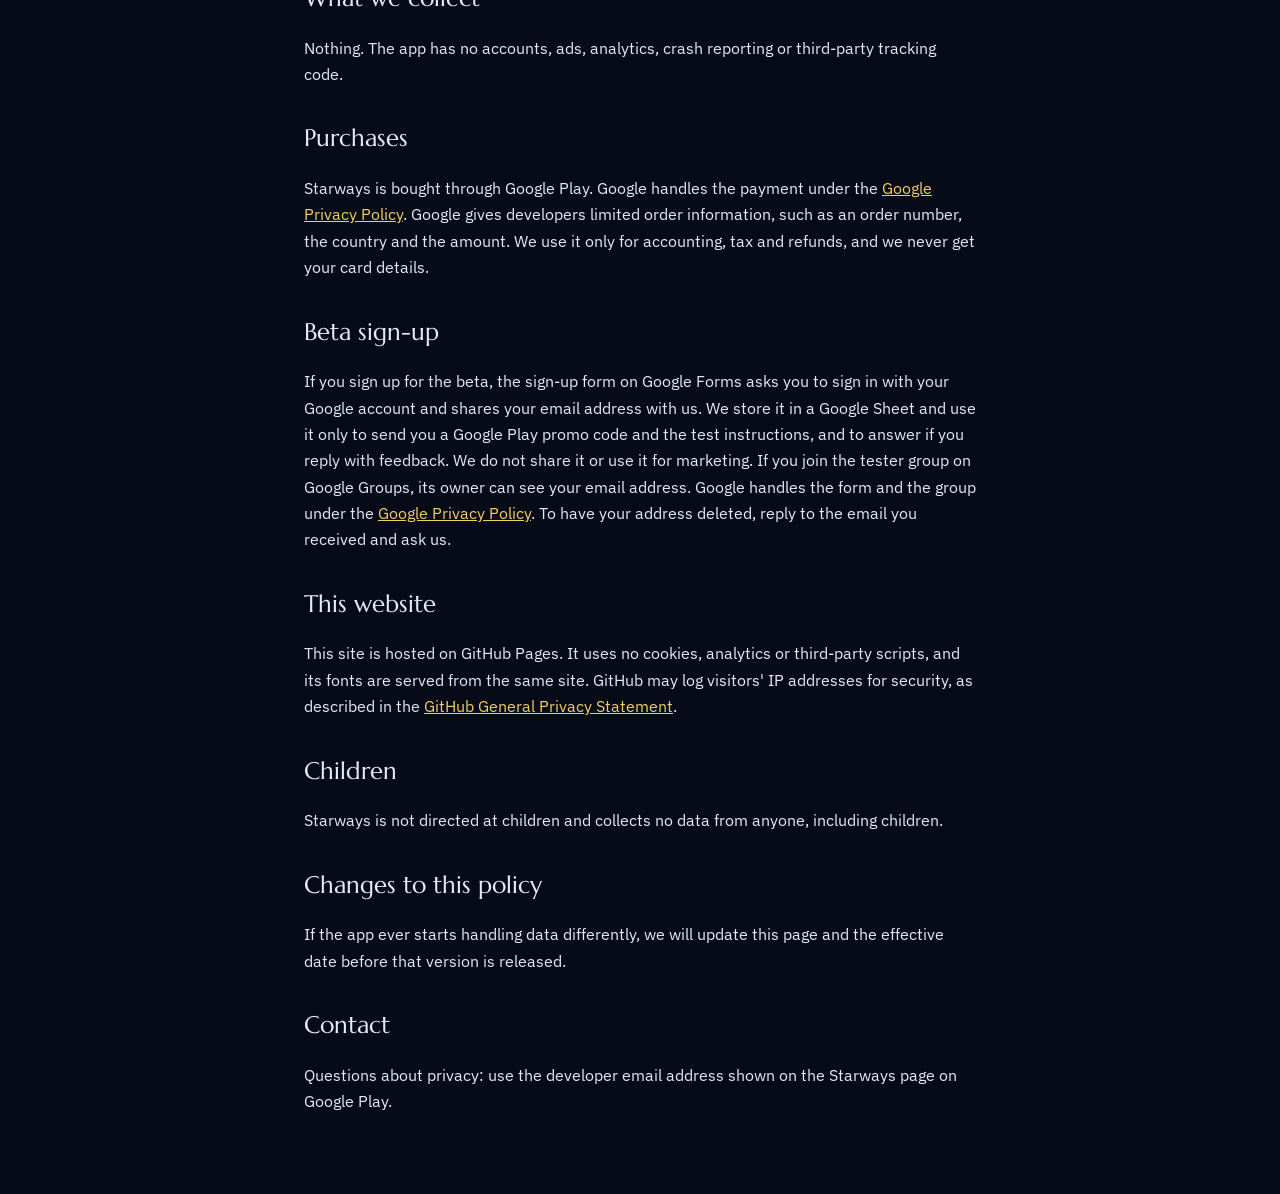
<file: privacy.html>
<!doctype html>
<html lang="en">
<head>
<meta charset="utf-8">
<meta name="viewport" content="width=device-width, initial-scale=1">
<title>Starways privacy policy</title>
<meta name="theme-color" content="#070b18">
<link rel="icon" href="icon.svg" type="image/svg+xml">
<link rel="stylesheet" href="fonts.css">
<style>
:root{color-scheme:dark;--ink:#070b18;--fg:#e6eaf5;--muted:#93a0c2;--star:#f2cf63;--rule:#22305a}
body{margin:0;background:var(--ink);color:var(--fg);font:16px/1.65 "IBM Plex Sans",system-ui,-apple-system,"Segoe UI",Roboto,sans-serif}
main{max-width:42em;margin:0 auto;padding:40px max(16px,env(safe-area-inset-right,0px)) 64px max(16px,env(safe-area-inset-left,0px))}
a{color:var(--star)}
h1,h2{font-family:"Marcellus",Georgia,serif;font-weight:400}
h1{font-size:36px;margin:0 0 4px}
h2{font-size:24px;margin:32px 0 8px}
.date{color:var(--muted);margin:0 0 24px}
ul{padding-left:1.2em}
li{margin:0 0 8px}
</style>
</head>
<body>
<main>
<p><a href="index.html">← Starways</a></p>

<section lang="en">
<h1>Privacy policy</h1>
<p class="date">Effective date: October 22, 2026 · Last updated: October 29, 2026 (app version 1.1.1)</p>
<p>This policy covers the Starways Android app, this website and the beta sign-up. In short: the app does not collect or share any personal data, and nothing leaves your phone. The app has no internet permission and is built to stay that way, so it cannot send anything from your phone.</p>

<h2>What the app uses, and why</h2>
<ul>
<li><b>Camera.</b> Starways takes pictures of the night sky to find stars. The images are processed in memory on your phone and are not saved or sent anywhere.</li>
<li><b>Sensors</b> (accelerometer, gyroscope, compass, light sensor, barometer) and the phone's clock. These tell the app which way the camera points and when the picture was taken, which it needs to work out your position. Sensors are only read while the app is in use, or while Track is on.</li>
<li><b>Location (only in Advanced mode).</b> If you turn on Advanced mode and tap Compare GPS, the app reads your phone's satellite position to show how far the star fix is from GPS. Android asks for your permission first. The position is only shown on screen and is never sent anywhere.</li>
<li><b>Physical activity and notifications (only for Track).</b> When you turn on Track, the app uses the phone's step detector to count your steps, so Android asks for the physical activity permission. While Track is on, the app runs in the foreground and shows a notification so you can see that it is running, which is why it asks to show notifications. Step data is processed on your phone and is never sent anywhere. The route only exists in the phone's memory while the app runs and is not saved.</li>
<li><b>GPS guard (optional, in Advanced mode).</b> If you turn on the GPS guard, the app reads the satellites' signal strength, the receiver's noise level and the GPS position while the app is open, to warn you if GPS looks jammed or spoofed. It only keeps an average of normal signal strength on the phone. Nothing is sent anywhere.</li>
<li><b>Text-to-speech (voice instructions).</b> Spoken instructions use the text-to-speech engine already installed on your phone, such as Google's or Samsung's. Starways only gives it fixed instruction text, like "turn the phone" or the accuracy of a fix, and never your position or any personal data. You can turn the voice off in Settings.</li>
</ul>
<p>All calculations happen on your phone. The app works the same in flight mode.</p>

<h2>Data stored on your phone</h2>
<p>The app keeps the following in its own private storage on your phone:</p>
<ul>
<li>Settings: language, night mode and night brightness, step length, whether voice instructions and demo mode are on, and the GPS guard's average signal strength.</li>
<li>Its sensor calibration, a small angle correction for your phone.</li>
<li>The test log, with your fixes and failed attempts: time, position, star count, sky brightness, the camera's ISO and exposure time, phone model, and the GPS position if there was one. Also the waypoints you save.</li>
</ul>
<p>This data is not included in Android backups. The test log and waypoints leave the phone only if you tap Export and choose an app to share them with, for example as CSV or GPX. That app's own terms then apply. You can clear the log and delete waypoints at any time, and everything is deleted when you clear the app's data or uninstall the app.</p>

<h2>What we collect</h2>
<p>Nothing. The app has no accounts, ads, analytics, crash reporting or third-party tracking code.</p>

<h2>Purchases</h2>
<p>Starways is bought through Google Play. Google handles the payment under the <a href="https://policies.google.com/privacy">Google Privacy Policy</a>. Google gives developers limited order information, such as an order number, the country and the amount. We use it only for accounting, tax and refunds, and we never get your card details.</p>

<h2>Beta sign-up</h2>
<p>If you sign up for the beta, the sign-up form on Google Forms asks you to sign in with your Google account and shares your email address with us. We store it in a Google Sheet and use it only to send you a Google Play promo code and the test instructions, and to answer if you reply with feedback. We do not share it or use it for marketing. If you join the tester group on Google Groups, its owner can see your email address. Google handles the form and the group under the <a href="https://policies.google.com/privacy">Google Privacy Policy</a>. To have your address deleted, reply to the email you received and ask us.</p>

<h2>This website</h2>
<p>This site is hosted on GitHub Pages. It uses no cookies, analytics or third-party scripts, and its fonts are served from the same site. GitHub may log visitors' IP addresses for security, as described in the <a href="https://docs.github.com/en/site-policy/privacy-policies/github-general-privacy-statement">GitHub General Privacy Statement</a>.</p>

<h2>Children</h2>
<p>Starways is not directed at children and collects no data from anyone, including children.</p>

<h2>Changes to this policy</h2>
<p>If the app ever starts handling data differently, we will update this page and the effective date before that version is released.</p>

<h2>Contact</h2>
<p>Questions about privacy: use the developer email address shown on the Starways page on Google Play.</p>
</section>
</main>
</body>
</html>
</file>
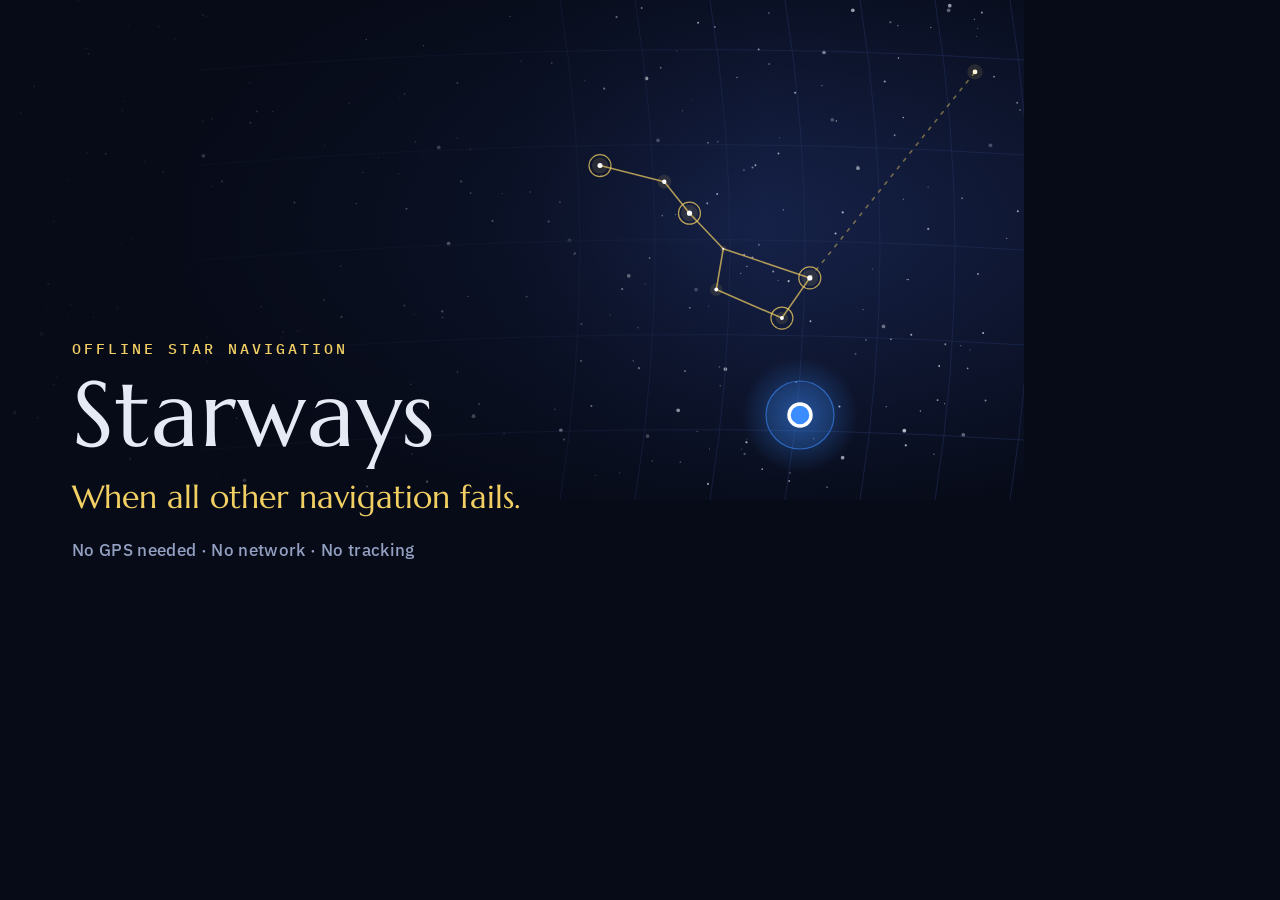
<file: store/feature.html>
<!doctype html><html><head><meta charset="utf-8">
<link rel="stylesheet" href="../fonts.css">
<style>
html,body{margin:0;width:1024px;height:500px;overflow:hidden;background:#070b18}
#c{position:absolute;inset:0}
.txt{position:absolute;left:72px;top:0;bottom:0;display:flex;flex-direction:column;justify-content:center;width:480px}
.eyebrow{font:500 15px "IBM Plex Mono",monospace;letter-spacing:.2em;text-transform:uppercase;color:#f2cf63;margin:0 0 10px}
h1{font:400 92px/1 "Marcellus",Georgia,serif;color:#e6eaf5;margin:0;letter-spacing:.01em}
.tag{font:400 32px/1.2 "Marcellus",Georgia,serif;color:#f2cf63;margin:18px 0 0}
.sub{font:500 17px "IBM Plex Sans",sans-serif;color:#93a0c2;margin:22px 0 0;letter-spacing:.02em}
</style></head><body>
<svg id="c" width="1024" height="500" viewBox="0 0 1024 500"></svg>
<div class="txt">
  <p class="eyebrow" id="eb"></p>
  <h1>Starways</h1>
  <p class="tag" id="tg"></p>
  <p class="sub" id="sb"></p>
</div>
<script>
const L = new URLSearchParams(location.search).get('lang')||'en';
const T = {en:['Offline star navigation','When all other navigation fails.','No GPS needed · No network · No tracking'],
           sv:['Stjärnnavigering offline','När all annan navigering sviker.','Ingen GPS behövs · Inget nät · Ingen spårning']}[L];
eb.textContent=T[0]; tg.textContent=T[1]; sb.textContent=T[2];
const NS='http://www.w3.org/2000/svg', svg=document.getElementById('c');
const el=(n,a,p=svg)=>{const e=document.createElementNS(NS,n);for(const k in a)e.setAttribute(k,a[k]);p.appendChild(e);return e};
const defs=el('defs',{});
const g1=el('radialGradient',{id:'glow',cx:'72%',cy:'45%',r:'60%'},defs);
el('stop',{offset:'0','stop-color':'#16224a','stop-opacity':'1'},g1);el('stop',{offset:'1','stop-color':'#070b18','stop-opacity':'1'},g1);
const g2=el('radialGradient',{id:'dotglow'},defs);
el('stop',{offset:'0','stop-color':'#3b8cff','stop-opacity':'.45'},g2);el('stop',{offset:'1','stop-color':'#3b8cff','stop-opacity':'0'},g2);
const lg=el('linearGradient',{id:'fade',x1:'0',x2:'1'},defs);
el('stop',{offset:'0','stop-color':'#070b18','stop-opacity':'.92'},lg);el('stop',{offset:'.5','stop-color':'#070b18','stop-opacity':'.55'},lg);el('stop',{offset:'.75','stop-color':'#070b18','stop-opacity':'0'},lg);
el('rect',{width:1024,height:500,fill:'url(#glow)'});
// seeded background stars
let s=7;const r=()=>(s=(s*16807)%2147483647)/2147483647;
for(let i=0;i<260;i++){const x=r()*1024,y=r()*500,m=r();el('circle',{cx:x,cy:y,r:(m<.9?0.5+m*0.7:1.3+m*0.6).toFixed(2),fill:'#e6eaf5',opacity:(0.25+r()*0.55).toFixed(2)})}
// faint graticule
for(let i=0;i<7;i++){el('path',{d:`M${560+i*75} 0 Q ${600+i*75} 250 ${560+i*75} 500`,stroke:'#22305a','stroke-width':1,fill:'none',opacity:.55})}
for(let j=0;j<5;j++){el('path',{d:`M200 ${70+j*95} Q 640 ${35+j*95} 1024 ${60+j*95}`,stroke:'#22305a','stroke-width':1,fill:'none',opacity:.55})}
el('rect',{width:1024,height:500,fill:'url(#fade)'});
// Big Dipper + Polaris, gnomonic projection
const S=[['Dubhe',11.062,61.75,1.8],['Merak',11.031,56.38,2.4],['Phecda',11.897,53.69,2.4],['Megrez',12.257,57.03,3.3],['Alioth',12.900,55.96,1.8],['Mizar',13.399,54.93,2.2],['Alkaid',13.792,49.31,1.9],['Polaris',2.530,89.26,2.0]];
const ra0=12.0*15*Math.PI/180, de0=68*Math.PI/180;
function proj(ra,de){ra*=15*Math.PI/180;de*=Math.PI/180;const c=Math.sin(de0)*Math.sin(de)+Math.cos(de0)*Math.cos(de)*Math.cos(ra-ra0);
 return [-(Math.cos(de)*Math.sin(ra-ra0))/c, (Math.cos(de0)*Math.sin(de)-Math.sin(de0)*Math.cos(de)*Math.cos(ra-ra0))/c]}
const P=S.map(a=>proj(a[1],a[2]));
// rotate so the dipper sits nicely, then scale into right panel
const ang=+(new URLSearchParams(location.search).get('ang')||5.4);
const Q=P.map(([x,y])=>[x*Math.cos(ang)-y*Math.sin(ang), -(x*Math.sin(ang)+y*Math.cos(ang))]);
const xs=Q.map(q=>q[0]),ys=Q.map(q=>q[1]);const x0=Math.min(...xs),x1=Math.max(...xs),y0=Math.min(...ys),y1=Math.max(...ys);
const BX=[600,975],BY=[50,340];const k=Math.min((BX[1]-BX[0])/(x1-x0),(BY[1]-BY[0])/(y1-y0));
const R=Q.map(([x,y])=>[(BX[0]+BX[1])/2+(x-(x0+x1)/2)*k,(BY[0]+BY[1])/2+(y-(y0+y1)/2)*k]);
console.log(JSON.stringify(R.map(q=>q.map(Math.round))));
const line=(a,b,o,dash)=>el('line',{x1:R[a][0],y1:R[a][1],x2:R[b][0],y2:R[b][1],stroke:'#f2cf63','stroke-width':1.6,opacity:o,'stroke-dasharray':dash||'','stroke-linecap':'round'});
[[0,1],[1,2],[2,3],[3,0],[3,4],[4,5],[5,6]].forEach(([a,b])=>line(a,b,.7));
line(0,7,.45,'3 7');
S.forEach((st,i)=>{const [x,y]=R[i],m=st[3];const rr=4.6-m*1.1;
 el('circle',{cx:x,cy:y,r:rr*3.2,fill:'#f2cf63',opacity:.12});
 el('circle',{cx:x,cy:y,r:rr,fill:i==7?'#fff6d6':'#fff'});
});
// lock rings on matched stars
[0,1,4,6].forEach(i=>el('circle',{cx:R[i][0],cy:R[i][1],r:11,fill:'none',stroke:'#f2cf63','stroke-width':1.2,opacity:.75}));
// blue dot
const dx=800,dy=415;
el('circle',{cx:dx,cy:dy,r:58,fill:'url(#dotglow)'});
el('circle',{cx:dx,cy:dy,r:34,fill:'#3b8cff','fill-opacity':.12,stroke:'#3b8cff','stroke-opacity':.6,'stroke-width':1.2});
el('circle',{cx:dx,cy:dy,r:11,fill:'#3b8cff',stroke:'#fff','stroke-width':3.5});
</script></body></html>
</file>
<file: fonts.css>
@font-face {
  font-family: 'IBM Plex Mono';
  font-style: normal;
  font-weight: 400;
  font-display: swap;
  src: url(fonts/IBMPlexMono-400-latin-ext.woff2) format('woff2');
  unicode-range: U+0100-02BA, U+02BD-02C5, U+02C7-02CC, U+02CE-02D7, U+02DD-02FF, U+0304, U+0308, U+0329, U+1D00-1DBF, U+1E00-1E9F, U+1EF2-1EFF, U+2020, U+20A0-20AB, U+20AD-20C4, U+2113, U+2C60-2C7F, U+A720-A7FF;
}
@font-face {
  font-family: 'IBM Plex Mono';
  font-style: normal;
  font-weight: 400;
  font-display: swap;
  src: url(fonts/IBMPlexMono-400-latin.woff2) format('woff2');
  unicode-range: U+0000-00FF, U+0131, U+0152-0153, U+02BB-02BC, U+02C6, U+02DA, U+02DC, U+0304, U+0308, U+0329, U+2000-206F, U+20AC, U+2122, U+2191, U+2193, U+2212, U+2215, U+FEFF, U+FFFD;
}
@font-face {
  font-family: 'IBM Plex Mono';
  font-style: normal;
  font-weight: 500;
  font-display: swap;
  src: url(fonts/IBMPlexMono-500-latin-ext.woff2) format('woff2');
  unicode-range: U+0100-02BA, U+02BD-02C5, U+02C7-02CC, U+02CE-02D7, U+02DD-02FF, U+0304, U+0308, U+0329, U+1D00-1DBF, U+1E00-1E9F, U+1EF2-1EFF, U+2020, U+20A0-20AB, U+20AD-20C4, U+2113, U+2C60-2C7F, U+A720-A7FF;
}
@font-face {
  font-family: 'IBM Plex Mono';
  font-style: normal;
  font-weight: 500;
  font-display: swap;
  src: url(fonts/IBMPlexMono-500-latin.woff2) format('woff2');
  unicode-range: U+0000-00FF, U+0131, U+0152-0153, U+02BB-02BC, U+02C6, U+02DA, U+02DC, U+0304, U+0308, U+0329, U+2000-206F, U+20AC, U+2122, U+2191, U+2193, U+2212, U+2215, U+FEFF, U+FFFD;
}
@font-face {
  font-family: 'IBM Plex Sans';
  font-style: normal;
  font-weight: 400;
  font-stretch: 100%;
  font-display: swap;
  src: url(fonts/IBMPlexSans-400-latin-ext.woff2) format('woff2');
  unicode-range: U+0100-02BA, U+02BD-02C5, U+02C7-02CC, U+02CE-02D7, U+02DD-02FF, U+0304, U+0308, U+0329, U+1D00-1DBF, U+1E00-1E9F, U+1EF2-1EFF, U+2020, U+20A0-20AB, U+20AD-20C4, U+2113, U+2C60-2C7F, U+A720-A7FF;
}
@font-face {
  font-family: 'IBM Plex Sans';
  font-style: normal;
  font-weight: 400;
  font-stretch: 100%;
  font-display: swap;
  src: url(fonts/IBMPlexSans-400-latin.woff2) format('woff2');
  unicode-range: U+0000-00FF, U+0131, U+0152-0153, U+02BB-02BC, U+02C6, U+02DA, U+02DC, U+0304, U+0308, U+0329, U+2000-206F, U+20AC, U+2122, U+2191, U+2193, U+2212, U+2215, U+FEFF, U+FFFD;
}
@font-face {
  font-family: 'IBM Plex Sans';
  font-style: normal;
  font-weight: 500;
  font-stretch: 100%;
  font-display: swap;
  src: url(fonts/IBMPlexSans-500-latin-ext.woff2) format('woff2');
  unicode-range: U+0100-02BA, U+02BD-02C5, U+02C7-02CC, U+02CE-02D7, U+02DD-02FF, U+0304, U+0308, U+0329, U+1D00-1DBF, U+1E00-1E9F, U+1EF2-1EFF, U+2020, U+20A0-20AB, U+20AD-20C4, U+2113, U+2C60-2C7F, U+A720-A7FF;
}
@font-face {
  font-family: 'IBM Plex Sans';
  font-style: normal;
  font-weight: 500;
  font-stretch: 100%;
  font-display: swap;
  src: url(fonts/IBMPlexSans-500-latin.woff2) format('woff2');
  unicode-range: U+0000-00FF, U+0131, U+0152-0153, U+02BB-02BC, U+02C6, U+02DA, U+02DC, U+0304, U+0308, U+0329, U+2000-206F, U+20AC, U+2122, U+2191, U+2193, U+2212, U+2215, U+FEFF, U+FFFD;
}
@font-face {
  font-family: 'IBM Plex Sans';
  font-style: normal;
  font-weight: 600;
  font-stretch: 100%;
  font-display: swap;
  src: url(fonts/IBMPlexSans-600-latin-ext.woff2) format('woff2');
  unicode-range: U+0100-02BA, U+02BD-02C5, U+02C7-02CC, U+02CE-02D7, U+02DD-02FF, U+0304, U+0308, U+0329, U+1D00-1DBF, U+1E00-1E9F, U+1EF2-1EFF, U+2020, U+20A0-20AB, U+20AD-20C4, U+2113, U+2C60-2C7F, U+A720-A7FF;
}
@font-face {
  font-family: 'IBM Plex Sans';
  font-style: normal;
  font-weight: 600;
  font-stretch: 100%;
  font-display: swap;
  src: url(fonts/IBMPlexSans-600-latin.woff2) format('woff2');
  unicode-range: U+0000-00FF, U+0131, U+0152-0153, U+02BB-02BC, U+02C6, U+02DA, U+02DC, U+0304, U+0308, U+0329, U+2000-206F, U+20AC, U+2122, U+2191, U+2193, U+2212, U+2215, U+FEFF, U+FFFD;
}
@font-face {
  font-family: 'Marcellus';
  font-style: normal;
  font-weight: 400;
  font-display: swap;
  src: url(fonts/Marcellus-400-latin-ext.woff2) format('woff2');
  unicode-range: U+0100-02BA, U+02BD-02C5, U+02C7-02CC, U+02CE-02D7, U+02DD-02FF, U+0304, U+0308, U+0329, U+1D00-1DBF, U+1E00-1E9F, U+1EF2-1EFF, U+2020, U+20A0-20AB, U+20AD-20C4, U+2113, U+2C60-2C7F, U+A720-A7FF;
}
@font-face {
  font-family: 'Marcellus';
  font-style: normal;
  font-weight: 400;
  font-display: swap;
  src: url(fonts/Marcellus-400-latin.woff2) format('woff2');
  unicode-range: U+0000-00FF, U+0131, U+0152-0153, U+02BB-02BC, U+02C6, U+02DA, U+02DC, U+0304, U+0308, U+0329, U+2000-206F, U+20AC, U+2122, U+2191, U+2193, U+2212, U+2215, U+FEFF, U+FFFD;
}
</file>
